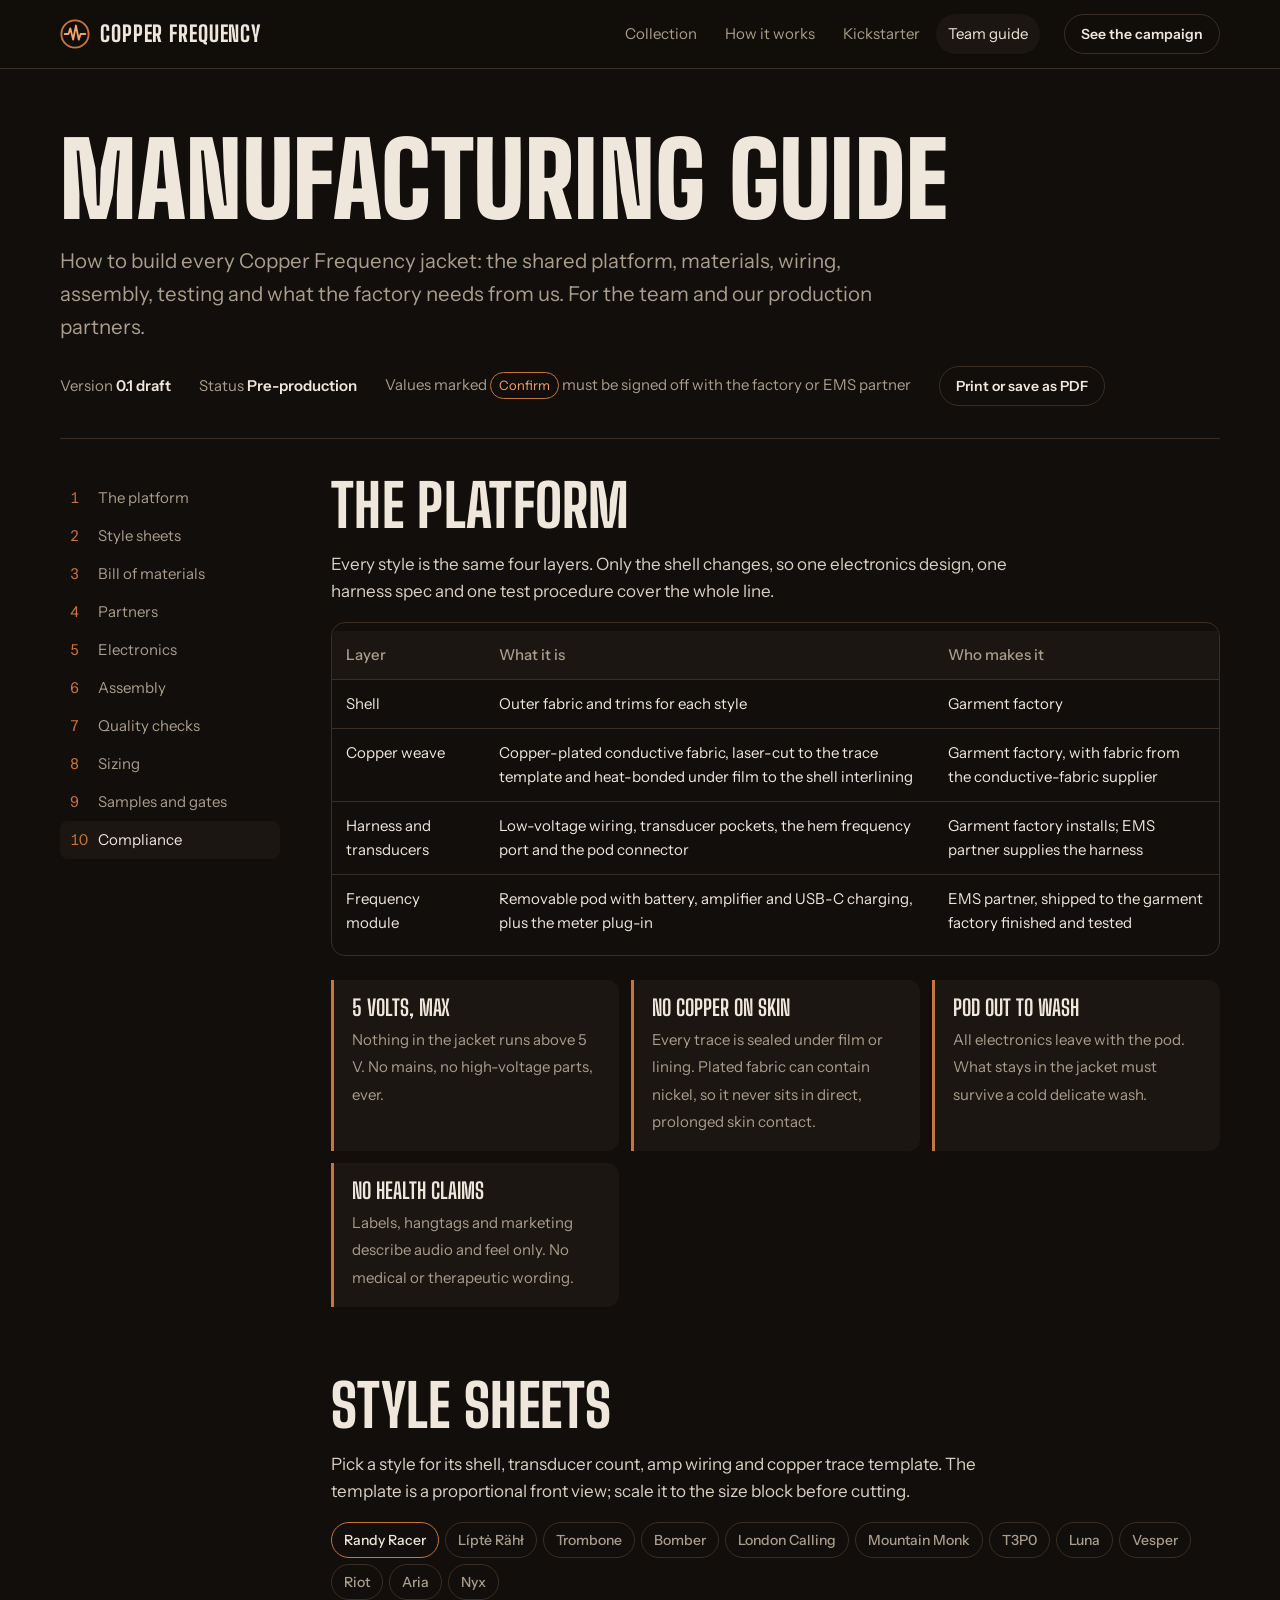
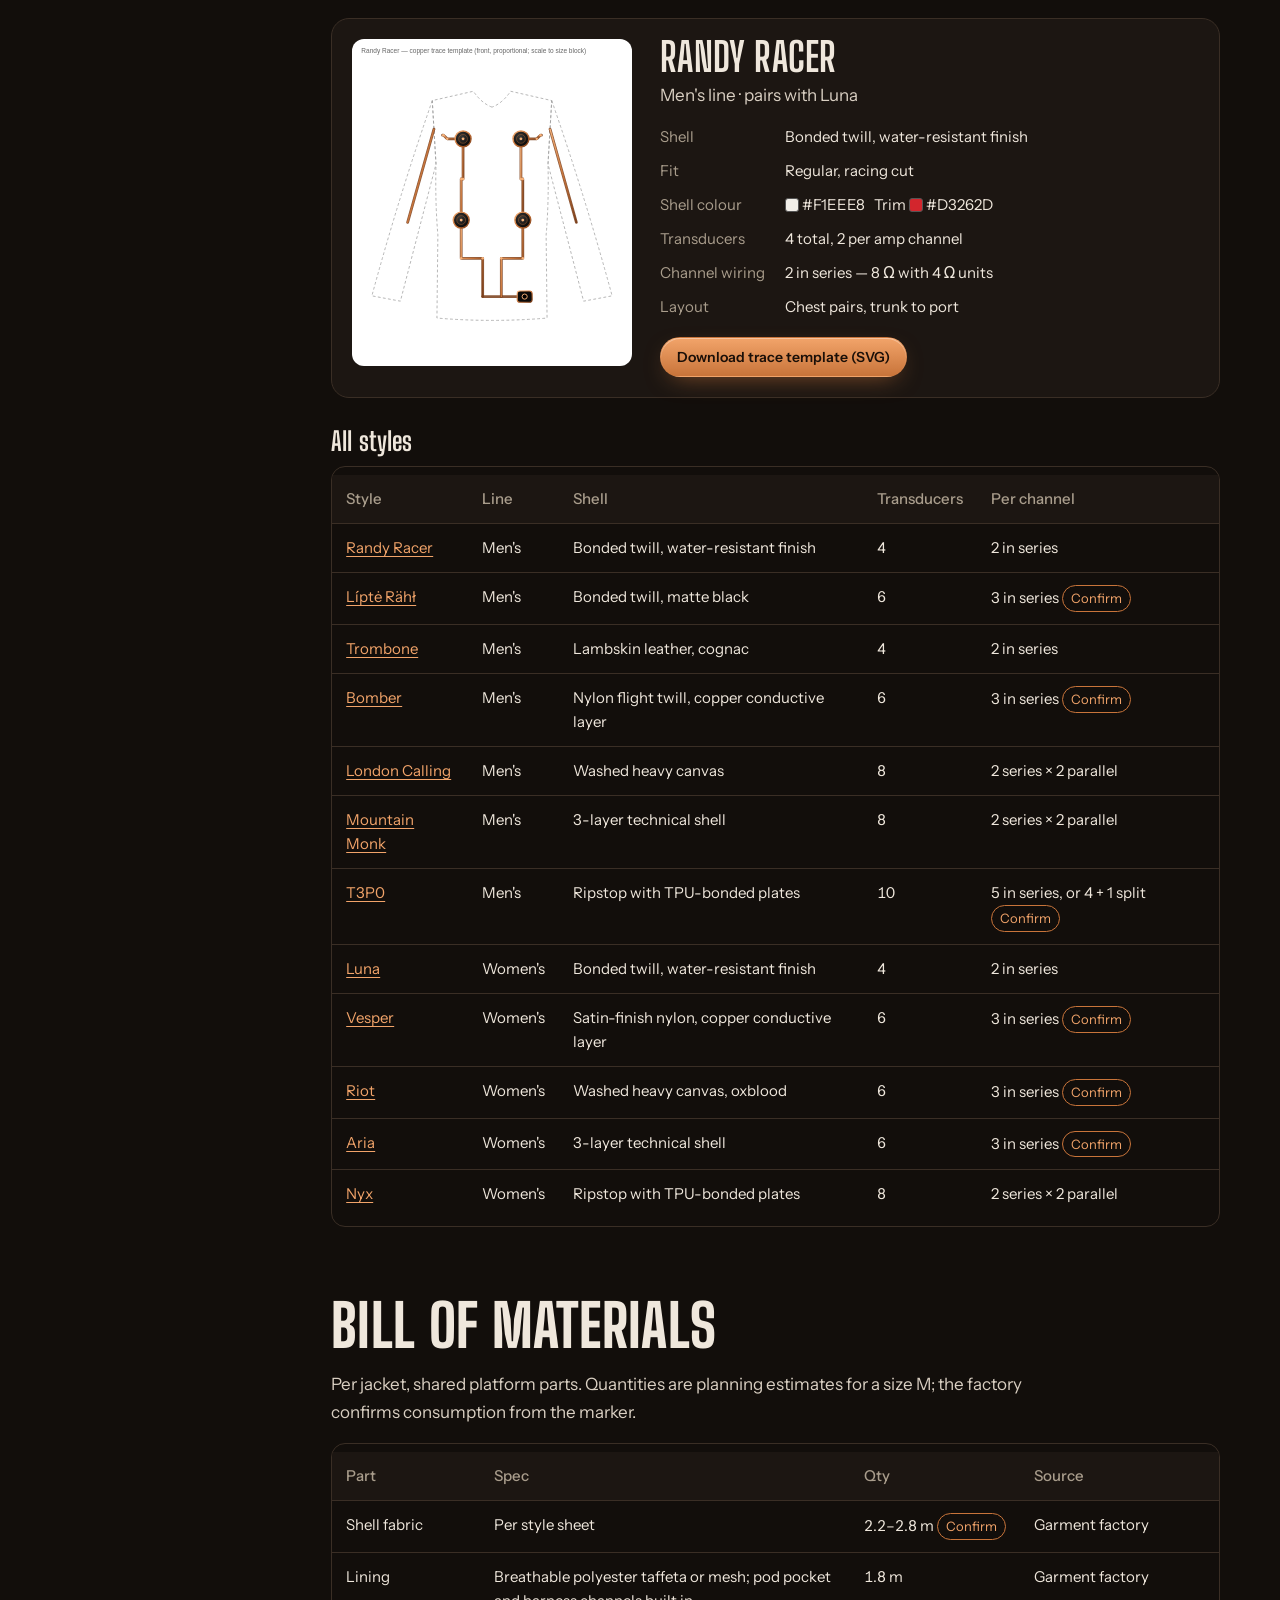
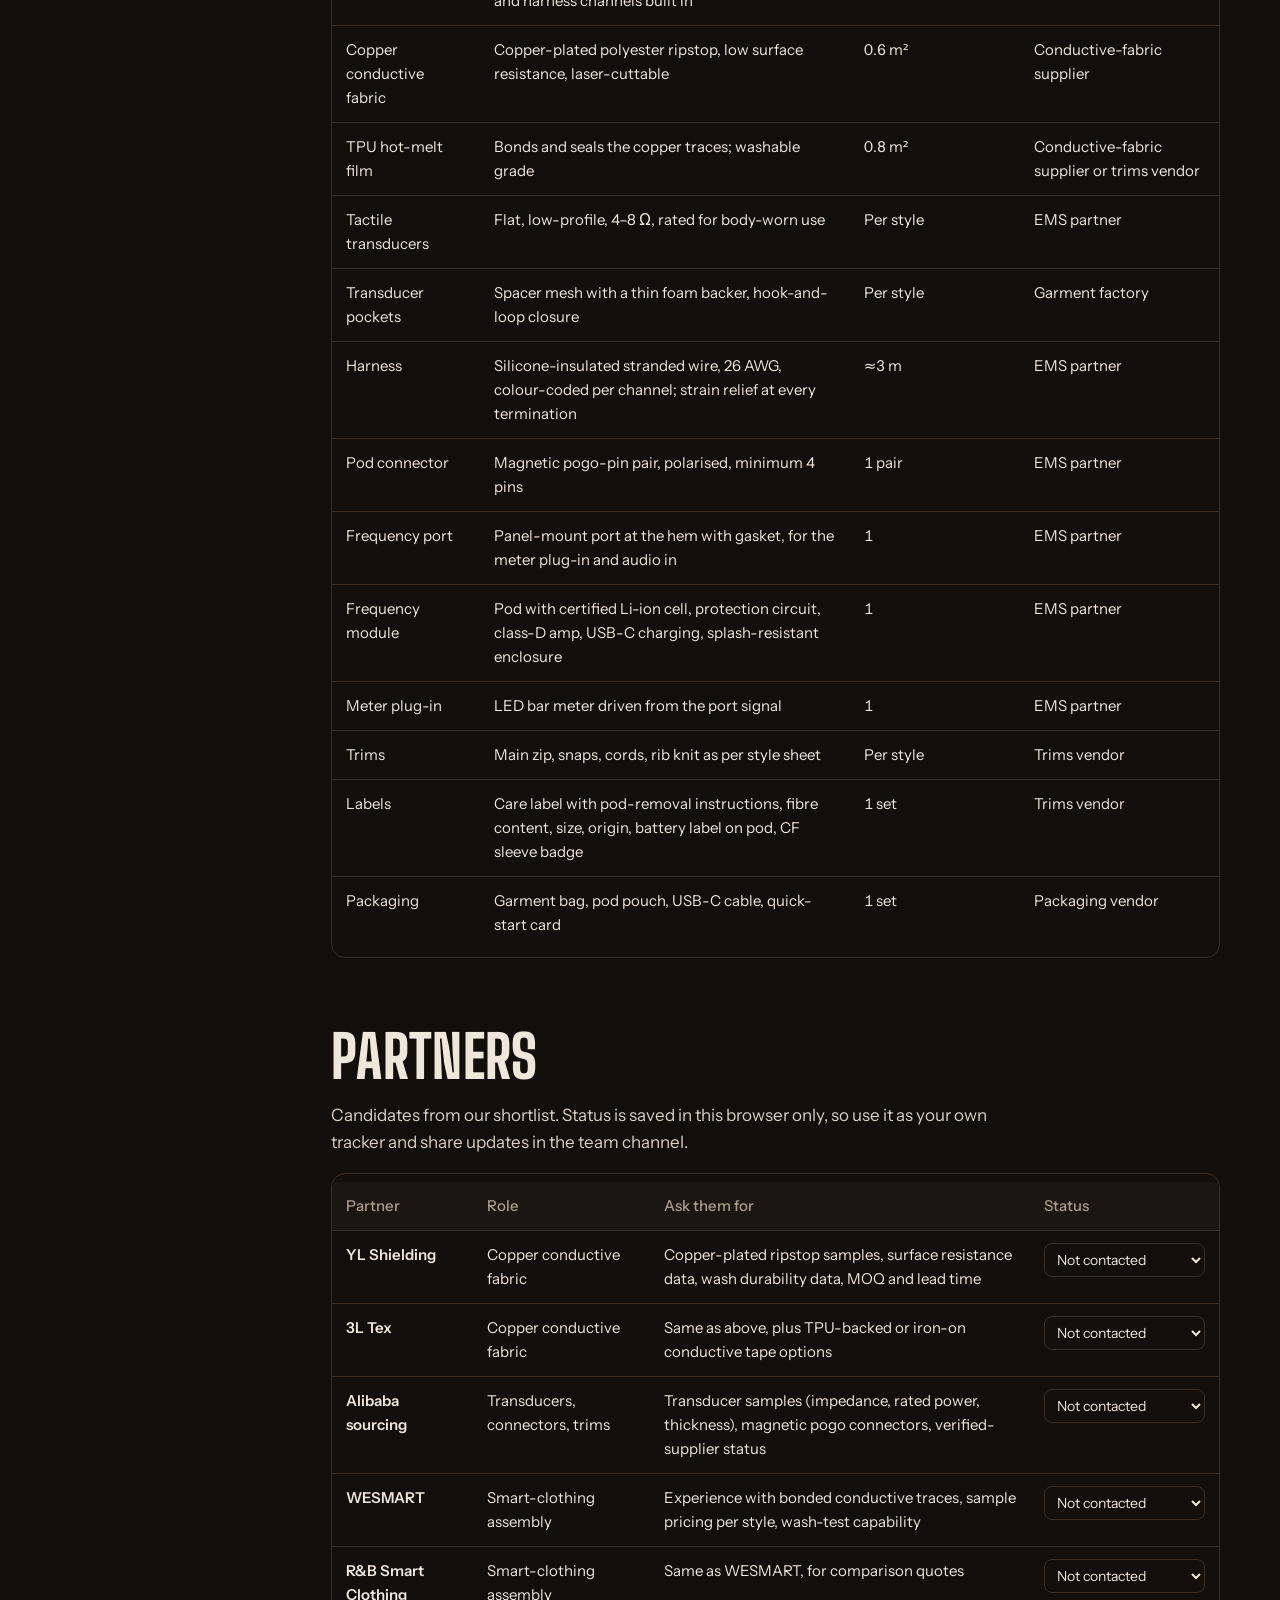
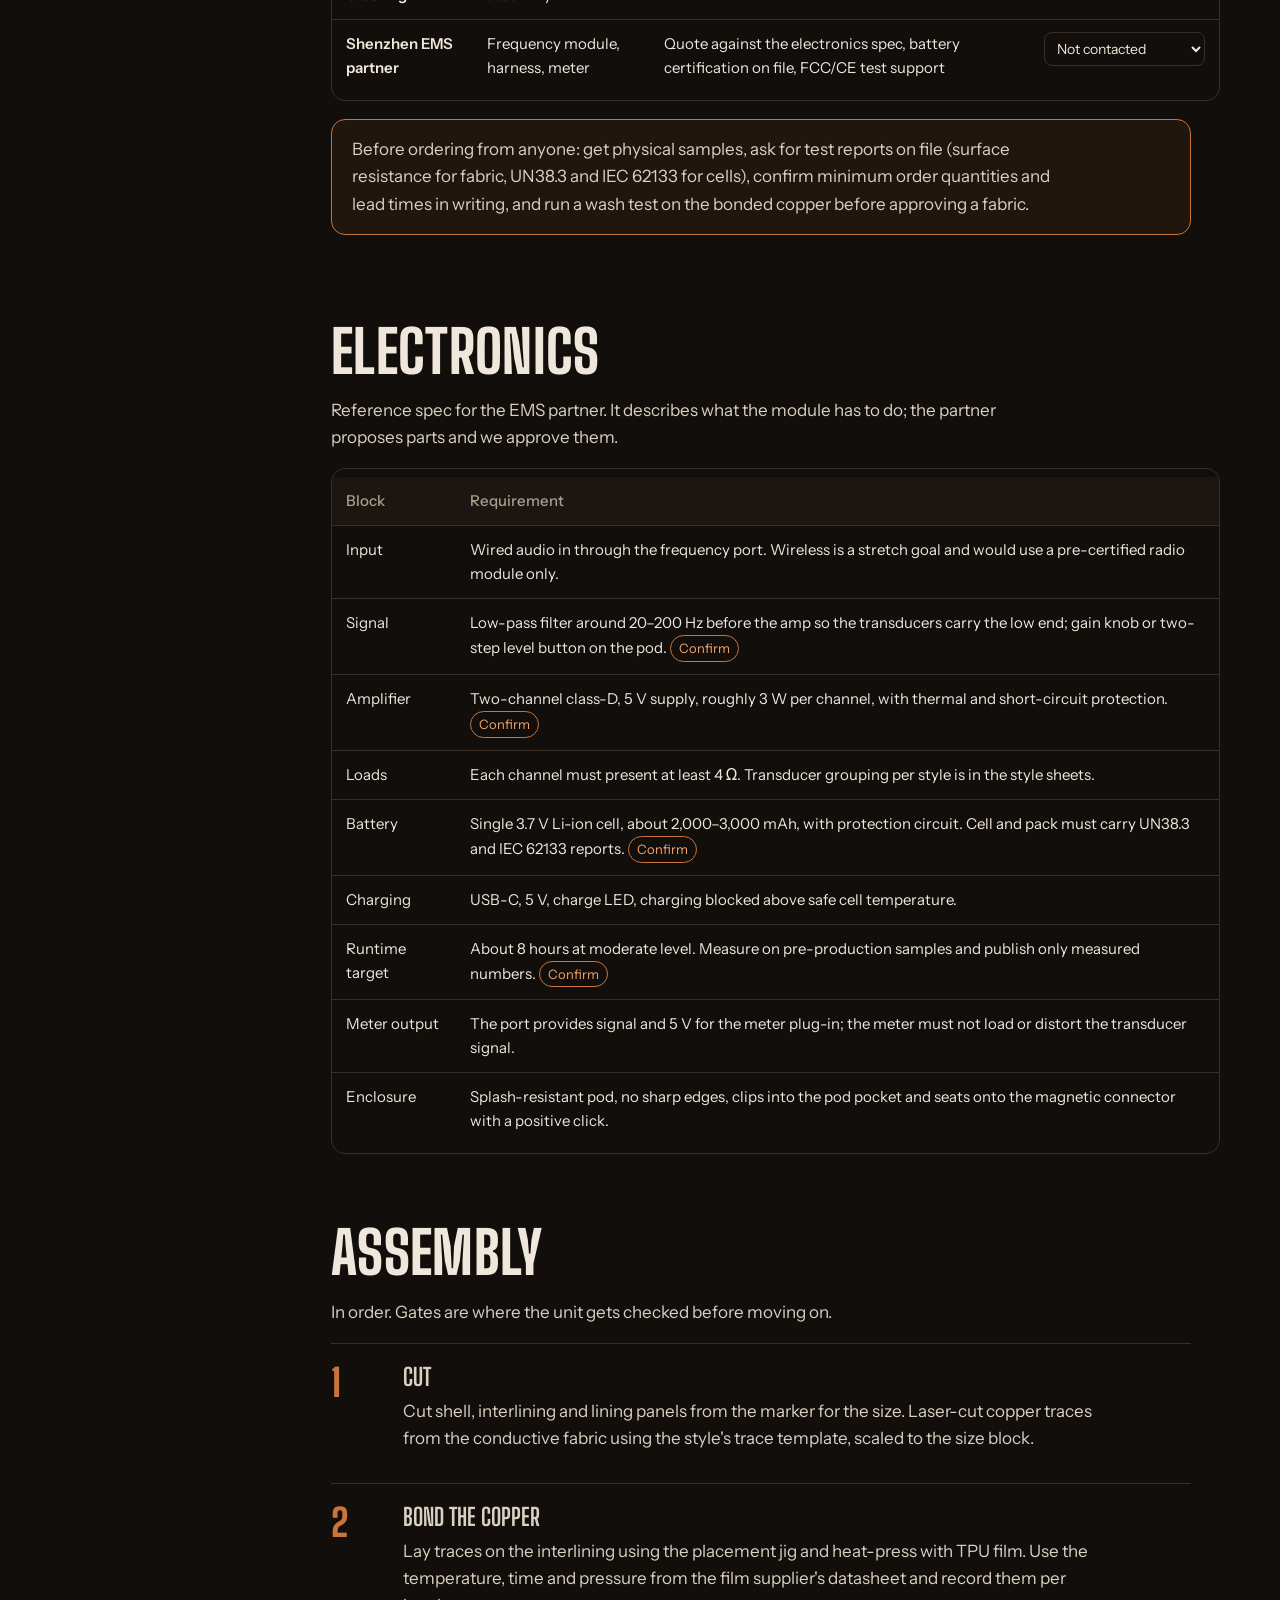
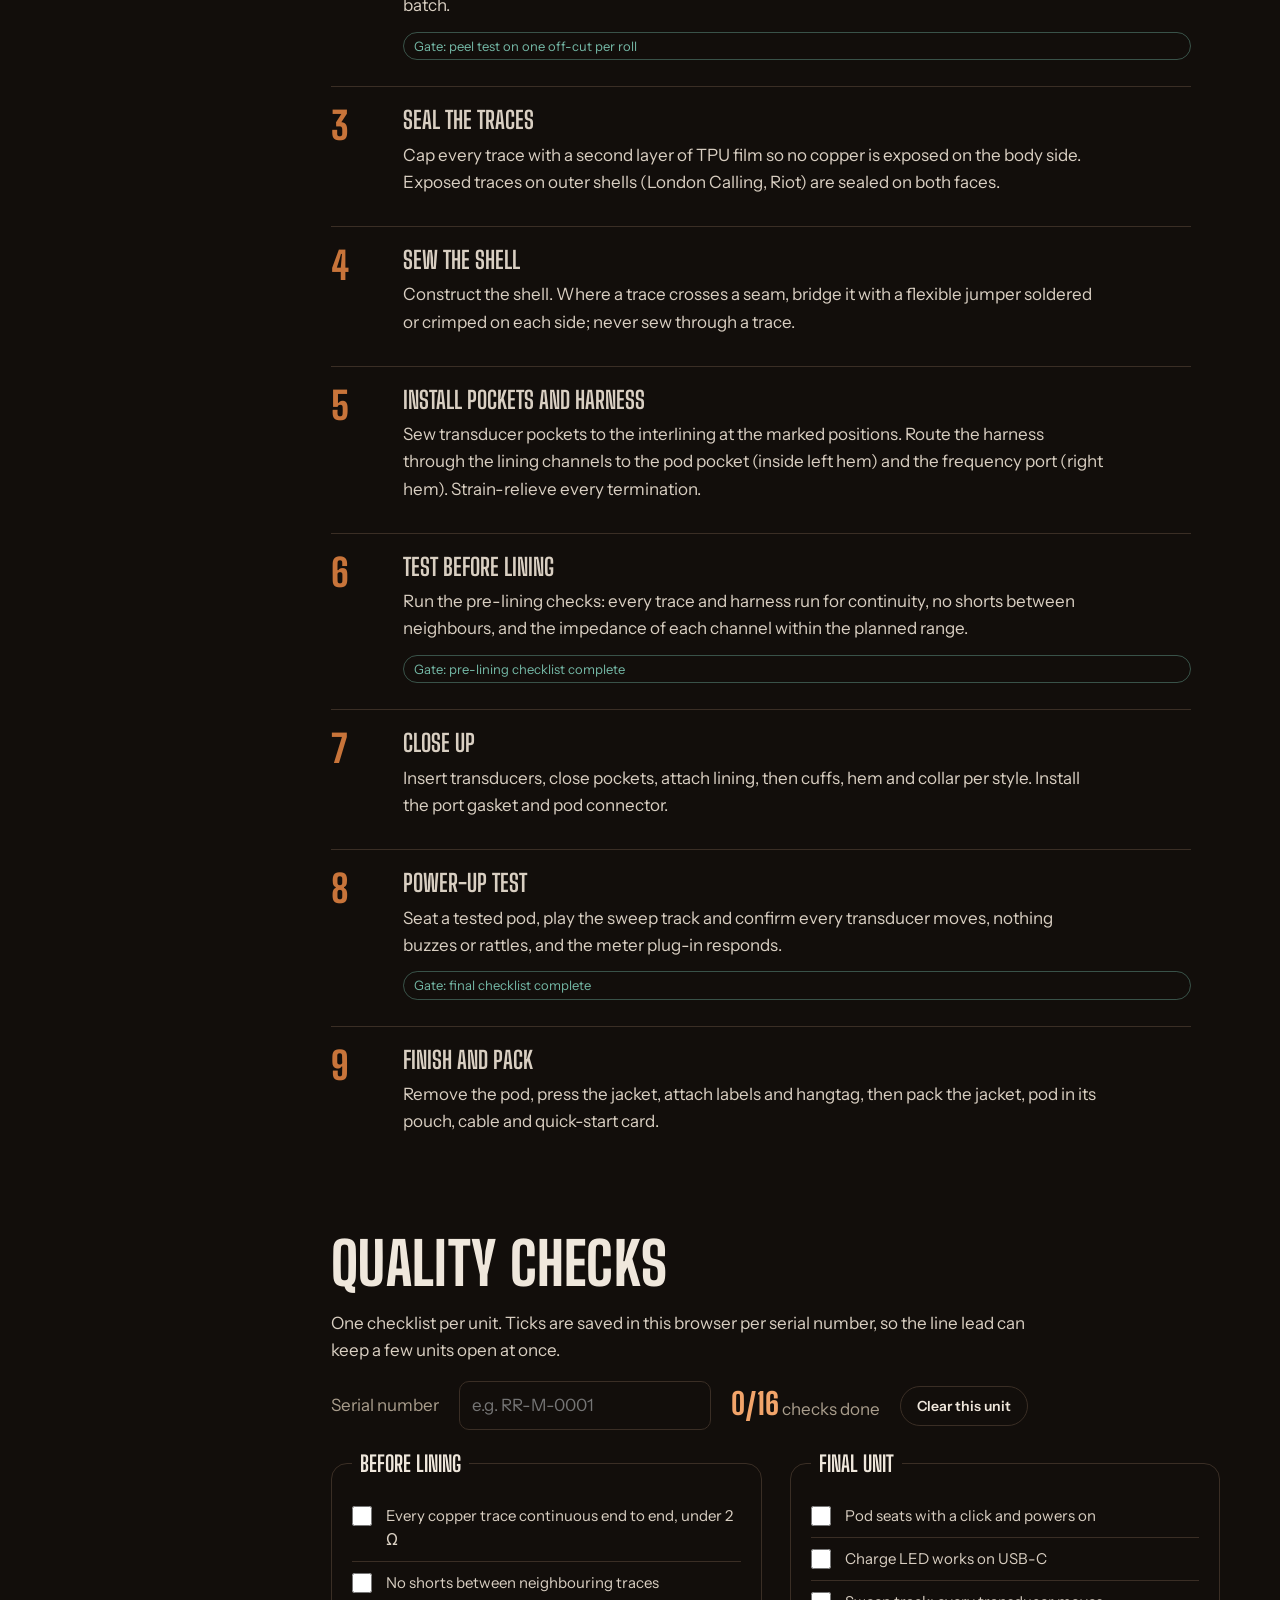
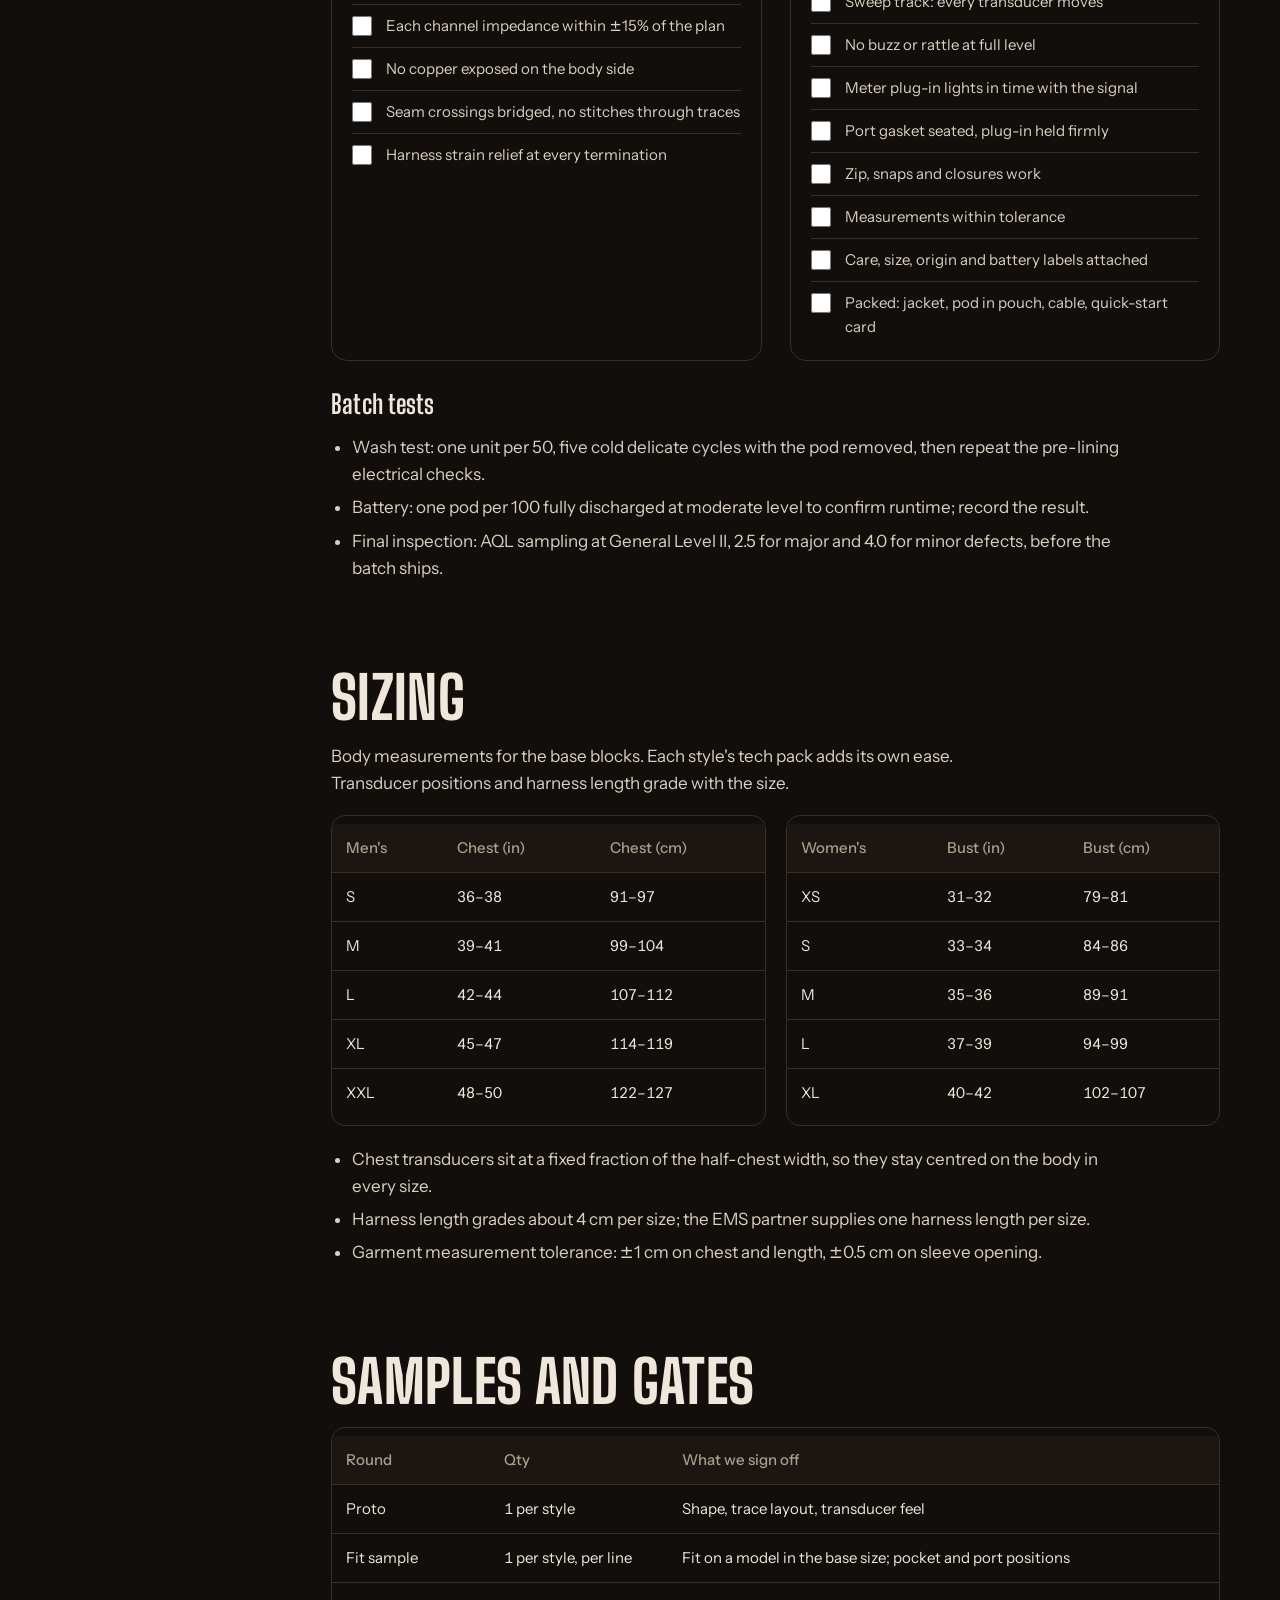
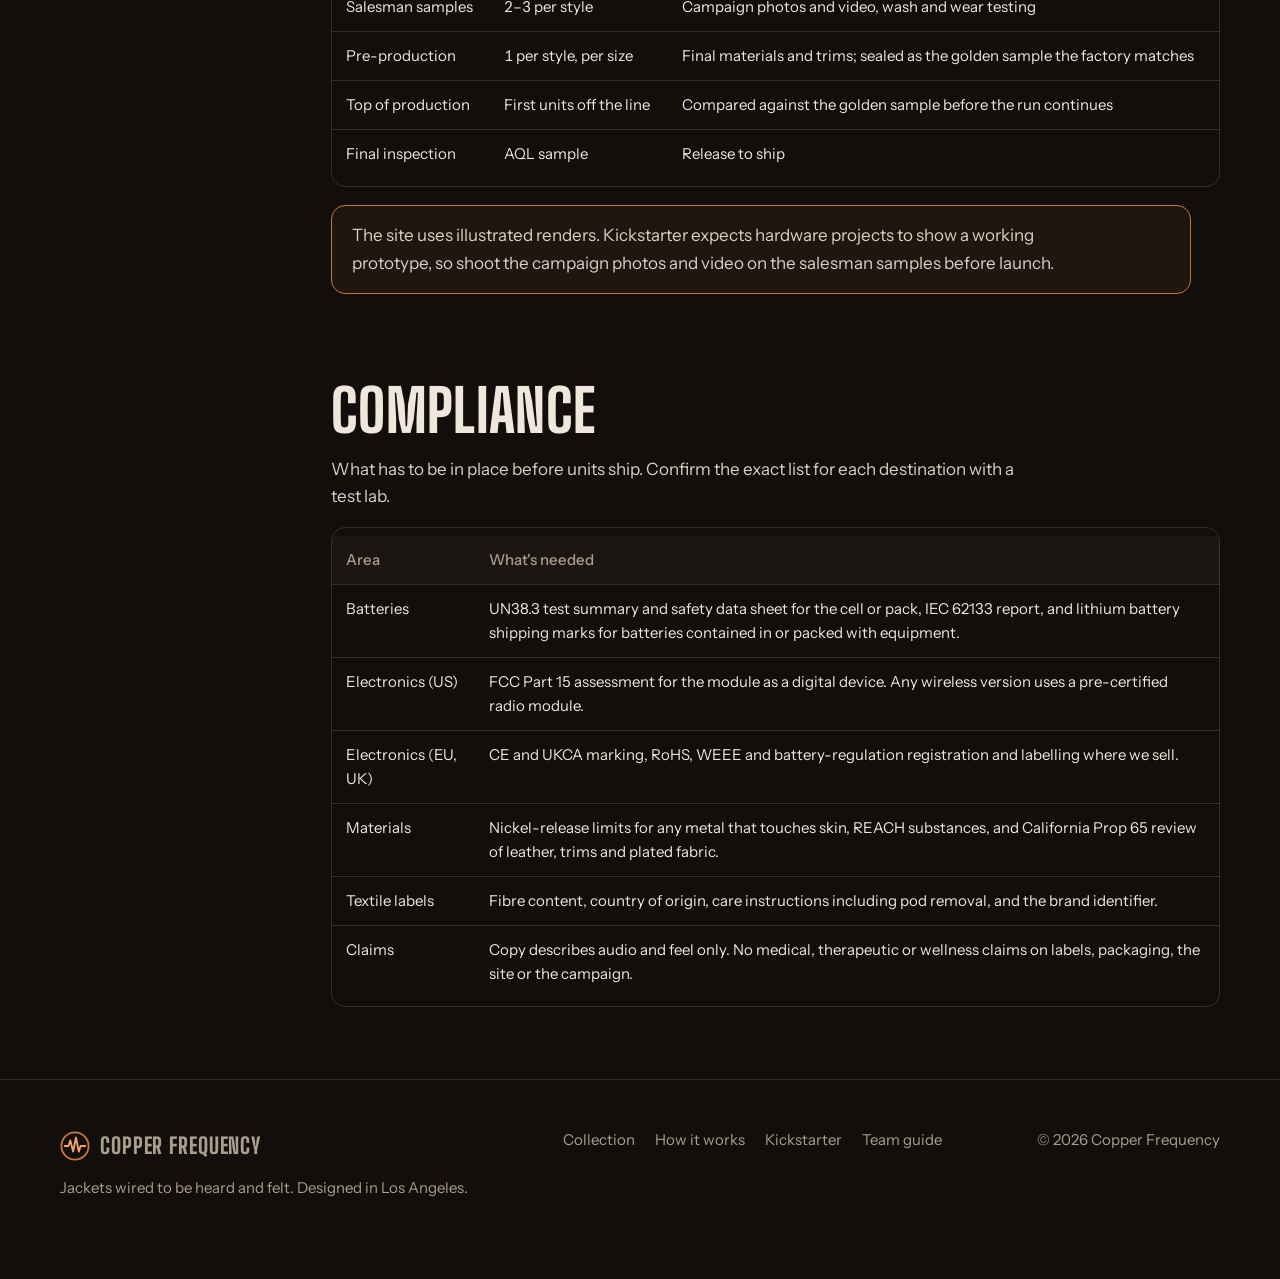
<file: manufacturing.html>
<!DOCTYPE html>
<html lang="en">
<head>
<meta charset="UTF-8">
<meta name="viewport" content="width=device-width, initial-scale=1">
<title>Team guide: manufacturing — Copper Frequency</title>
<meta name="robots" content="noindex, nofollow">
<meta name="theme-color" content="#120E0B">
<link rel="icon" href="assets/favicon.svg" type="image/svg+xml">
<link rel="stylesheet" href="assets/style.css">
<style>
  .doc-head { padding: clamp(32px, 5vw, 64px) 0 32px; border-bottom: 1px solid var(--rule); }
  .doc-head h1 { font-size: clamp(56px, 8vw, 120px); margin-bottom: 18px; }
  .doc-meta { display: flex; min-width: 0; flex-wrap: wrap; gap: 10px 28px; color: var(--ash); font-size: 15px; margin-top: 22px; align-items: center; }
  .doc-meta b { color: var(--bone); font-weight: 600; }
  .layout { display: grid; grid-template-columns: 220px minmax(0, 1fr); gap: clamp(24px, 4vw, 64px); padding-top: 40px; }
  .toc { position: sticky; top: 92px; align-self: start; font-size: 15px; }
  .toc ol { list-style: none; padding: 0; margin: 0; counter-reset: t; }
  .toc li { counter-increment: t; }
  .toc a { display: grid; grid-template-columns: 28px 1fr; padding: 7px 10px; border-radius: 8px; color: var(--ash); text-decoration: none; }
  .toc a::before { content: counter(t); color: var(--copper); font-variant-numeric: tabular-nums; }
  .toc a:hover, .toc a.on { background: var(--char); color: var(--bone); }
  @media (max-width: 960px) { .layout { grid-template-columns: minmax(0, 1fr); } .toc { position: static; } .toc ol { display: flex; flex-wrap: wrap; gap: 4px; } .toc a { grid-template-columns: 22px auto; } }

  .doc section { padding: 0 0 72px; scroll-margin-top: 88px; }
  .doc h2 { font-size: clamp(40px, 4.6vw, 64px); margin-bottom: 18px; }
  .doc h3 { font-size: 26px; margin: 32px 0 12px; }
  .doc p, .doc li { color: #d9cfc2; }
  .doc ul { padding-left: 1.2em; max-width: 72ch; }
  .doc li { margin-bottom: 6px; }

  .rules { display: grid; grid-template-columns: repeat(auto-fit, minmax(220px, 1fr)); gap: 12px; margin-top: 24px; }
  .rules div { border-left: 3px solid var(--copper); background: var(--char); padding: 16px 18px; border-radius: 0 12px 12px 0; }
  .rules b { display: block; font: 700 22px/1.1 var(--display); margin-bottom: 6px; text-transform: uppercase; }
  .rules span { color: var(--ash); font-size: 15px; }

  .tbl { width: 100%; border-collapse: collapse; font-size: 15px; margin: 8px 0 8px; }
  .tbl-wrap { overflow-x: auto; border: 1px solid var(--rule); border-radius: 14px; }
  .tbl th, .tbl td { text-align: left; padding: 12px 14px; border-bottom: 1px solid var(--rule); vertical-align: top; }
  .tbl th { color: var(--ash); font-weight: 500; background: var(--char); position: sticky; top: 0; }
  .tbl tr:last-child td { border-bottom: 0; }
  .tbl td.num { font-variant-numeric: tabular-nums; white-space: nowrap; }
  .tbl select { background: var(--carbon); color: var(--bone); border: 1px solid var(--rule); border-radius: 8px; padding: 6px 8px; font: inherit; font-size: 14px; }
  .tag { display: inline-block; font-size: 13px; padding: 2px 8px; border-radius: 999px; border: 1px solid var(--rule); color: var(--ash); white-space: nowrap; }
  .tag.tbd { border-color: var(--copper); color: var(--copper-hi); }

  .stylebox { display: grid; grid-template-columns: 280px 1fr; gap: 28px; background: var(--char); border: 1px solid var(--rule); border-radius: 18px; padding: 20px; margin-top: 18px; }
  .stylebox .stage { border-radius: 12px; }
  .picker { display: flex; flex-wrap: wrap; gap: 6px; margin-bottom: 16px; }
  .picker button { min-height: 36px; padding: 0 12px; border-radius: 999px; border: 1px solid var(--rule); background: transparent; color: var(--ash); font: 500 14px var(--body); cursor: pointer; }
  .picker button[aria-pressed="true"] { border-color: var(--copper); color: var(--bone); background: var(--carbon); }
  @media (max-width: 760px) { .stylebox { grid-template-columns: 1fr; } .stylebox .stage { max-width: 320px; } }

  .steps { list-style: none; padding: 0; margin: 0; counter-reset: st; max-width: 860px; }
  .steps > li { counter-increment: st; display: grid; grid-template-columns: 56px 1fr; gap: 4px 16px; padding: 20px 0; border-top: 1px solid var(--rule); }
  .steps > li::before { content: counter(st); grid-row: span 3; font: 800 38px/1 var(--display); color: var(--copper); }
  .steps h4 { margin: 0; font: 700 24px/1.1 var(--display); text-transform: uppercase; }
  .steps p { margin: 4px 0 0; }
  .gate { display: inline-block; margin-top: 8px; font-size: 13px; color: var(--patina); border: 1px solid rgba(116,184,166,.4); padding: 3px 10px; border-radius: 999px; }

  .qc { display: grid; grid-template-columns: 1fr 1fr; gap: 28px; }
  .qc fieldset { border: 1px solid var(--rule); border-radius: 16px; padding: 18px 20px 12px; margin: 0; }
  .qc legend { font: 700 22px var(--display); text-transform: uppercase; padding: 0 8px; }
  .qc label { display: grid; grid-template-columns: 24px 1fr; gap: 10px; padding: 9px 0; border-bottom: 1px solid var(--rule); cursor: pointer; font-size: 15px; color: #d9cfc2; }
  .qc label:last-child { border-bottom: 0; }
  .qc input { width: 20px; height: 20px; accent-color: var(--copper); margin: 2px 0 0; }
  .qc label:has(input:checked) { color: var(--ash); text-decoration: line-through; text-decoration-color: var(--copper); }
  .qc-bar { display: flex; flex-wrap: wrap; gap: 12px 20px; align-items: center; margin-bottom: 20px; }
  .qc-bar input[type=text] { background: var(--carbon); border: 1px solid var(--rule); color: var(--bone); border-radius: 10px; padding: 10px 12px; font: inherit; min-width: 200px; }
  .qc-count { font: 800 30px/1 var(--display); color: var(--copper-hi); }
  @media (max-width: 860px) { .qc { grid-template-columns: 1fr; } }

  .callout { border: 1px solid var(--copper); border-radius: 14px; padding: 16px 20px; background: rgba(200,116,58,.08); max-width: 860px; margin: 18px 0; }
  .callout p { margin: 0; }

  @media print {
    .layout { display: block; padding: 0; }
    .toc, .picker, .qc-bar button, .stylebox .btn { display: none !important; }
    .doc h2 { color: #111; font-size: 28pt; } .doc h3, .steps h4, .qc legend { color: #111; }
    .doc p, .doc li, .qc label, .tbl td { color: #222; }
    .tbl th { background: #eee; color: #333; } .tbl-wrap, .tbl th, .tbl td, .qc fieldset { border-color: #ccc; }
    .rules div, .stylebox, .callout { background: #f6f2ec; border-color: #ccc; }
    .doc section { padding-bottom: 24pt; page-break-inside: auto; }
    .doc-head h1 { color: #111; font-size: 40pt; }
  }
</style>
</head>
<body>
<header id="top"></header>

<main class="wrap">
  <div class="doc-head">
    <h1>Manufacturing guide</h1>
    <p class="lede" style="max-width:62ch">How to build every Copper Frequency jacket: the shared platform, materials, wiring, assembly, testing and what the factory needs from us. For the team and our production partners.</p>
    <div class="doc-meta">
      <span>Version <b>0.1 draft</b></span>
      <span>Status <b>Pre-production</b></span>
      <span>Values marked <span class="tag tbd">Confirm</span> must be signed off with the factory or EMS partner</span>
      <button class="btn btn-line btn-sm no-print" onclick="print()">Print or save as PDF</button>
    </div>
  </div>

  <div class="layout">
    <nav class="toc no-print" aria-label="Guide sections">
      <ol>
        <li><a href="#platform">The platform</a></li>
        <li><a href="#styles">Style sheets</a></li>
        <li><a href="#bom">Bill of materials</a></li>
        <li><a href="#partners">Partners</a></li>
        <li><a href="#electronics">Electronics</a></li>
        <li><a href="#assembly">Assembly</a></li>
        <li><a href="#qc">Quality checks</a></li>
        <li><a href="#sizing">Sizing</a></li>
        <li><a href="#samples">Samples and gates</a></li>
        <li><a href="#compliance">Compliance</a></li>
      </ol>
    </nav>

    <div class="doc">
      <!-- 1 -->
      <section id="platform">
        <h2>The platform</h2>
        <p>Every style is the same four layers. Only the shell changes, so one electronics design, one harness spec and one test procedure cover the whole line.</p>
        <div class="tbl-wrap"><table class="tbl">
          <thead><tr><th>Layer</th><th>What it is</th><th>Who makes it</th></tr></thead>
          <tbody>
            <tr><td>Shell</td><td>Outer fabric and trims for each style</td><td>Garment factory</td></tr>
            <tr><td>Copper weave</td><td>Copper-plated conductive fabric, laser-cut to the trace template and heat-bonded under film to the shell interlining</td><td>Garment factory, with fabric from the conductive-fabric supplier</td></tr>
            <tr><td>Harness and transducers</td><td>Low-voltage wiring, transducer pockets, the hem frequency port and the pod connector</td><td>Garment factory installs; EMS partner supplies the harness</td></tr>
            <tr><td>Frequency module</td><td>Removable pod with battery, amplifier and USB-C charging, plus the meter plug-in</td><td>EMS partner, shipped to the garment factory finished and tested</td></tr>
          </tbody>
        </table></div>
        <div class="rules">
          <div><b>5 volts, max</b><span>Nothing in the jacket runs above 5 V. No mains, no high-voltage parts, ever.</span></div>
          <div><b>No copper on skin</b><span>Every trace is sealed under film or lining. Plated fabric can contain nickel, so it never sits in direct, prolonged skin contact.</span></div>
          <div><b>Pod out to wash</b><span>All electronics leave with the pod. What stays in the jacket must survive a cold delicate wash.</span></div>
          <div><b>No health claims</b><span>Labels, hangtags and marketing describe audio and feel only. No medical or therapeutic wording.</span></div>
        </div>
      </section>

      <!-- 2 -->
      <section id="styles">
        <h2>Style sheets</h2>
        <p>Pick a style for its shell, transducer count, amp wiring and copper trace template. The template is a proportional front view; scale it to the size block before cutting.</p>
        <div class="picker no-print" id="picker" role="group" aria-label="Choose a style"></div>
        <div class="stylebox" id="stylebox"></div>
        <h3>All styles</h3>
        <div class="tbl-wrap"><table class="tbl" id="styleTable"></table></div>
      </section>

      <!-- 3 -->
      <section id="bom">
        <h2>Bill of materials</h2>
        <p>Per jacket, shared platform parts. Quantities are planning estimates for a size M; the factory confirms consumption from the marker.</p>
        <div class="tbl-wrap"><table class="tbl">
          <thead><tr><th>Part</th><th>Spec</th><th>Qty</th><th>Source</th></tr></thead>
          <tbody>
            <tr><td>Shell fabric</td><td>Per style sheet</td><td class="num">2.2–2.8 m <span class="tag tbd">Confirm</span></td><td>Garment factory</td></tr>
            <tr><td>Lining</td><td>Breathable polyester taffeta or mesh; pod pocket and harness channels built in</td><td class="num">1.8 m</td><td>Garment factory</td></tr>
            <tr><td>Copper conductive fabric</td><td>Copper-plated polyester ripstop, low surface resistance, laser-cuttable</td><td class="num">0.6 m²</td><td>Conductive-fabric supplier</td></tr>
            <tr><td>TPU hot-melt film</td><td>Bonds and seals the copper traces; washable grade</td><td class="num">0.8 m²</td><td>Conductive-fabric supplier or trims vendor</td></tr>
            <tr><td>Tactile transducers</td><td>Flat, low-profile, 4–8 Ω, rated for body-worn use</td><td class="num">Per style</td><td>EMS partner</td></tr>
            <tr><td>Transducer pockets</td><td>Spacer mesh with a thin foam backer, hook-and-loop closure</td><td class="num">Per style</td><td>Garment factory</td></tr>
            <tr><td>Harness</td><td>Silicone-insulated stranded wire, 26 AWG, colour-coded per channel; strain relief at every termination</td><td class="num">≈3 m</td><td>EMS partner</td></tr>
            <tr><td>Pod connector</td><td>Magnetic pogo-pin pair, polarised, minimum 4 pins</td><td class="num">1 pair</td><td>EMS partner</td></tr>
            <tr><td>Frequency port</td><td>Panel-mount port at the hem with gasket, for the meter plug-in and audio in</td><td class="num">1</td><td>EMS partner</td></tr>
            <tr><td>Frequency module</td><td>Pod with certified Li-ion cell, protection circuit, class-D amp, USB-C charging, splash-resistant enclosure</td><td class="num">1</td><td>EMS partner</td></tr>
            <tr><td>Meter plug-in</td><td>LED bar meter driven from the port signal</td><td class="num">1</td><td>EMS partner</td></tr>
            <tr><td>Trims</td><td>Main zip, snaps, cords, rib knit as per style sheet</td><td class="num">Per style</td><td>Trims vendor</td></tr>
            <tr><td>Labels</td><td>Care label with pod-removal instructions, fibre content, size, origin, battery label on pod, CF sleeve badge</td><td class="num">1 set</td><td>Trims vendor</td></tr>
            <tr><td>Packaging</td><td>Garment bag, pod pouch, USB-C cable, quick-start card</td><td class="num">1 set</td><td>Packaging vendor</td></tr>
          </tbody>
        </table></div>
      </section>

      <!-- 4 -->
      <section id="partners">
        <h2>Partners</h2>
        <p>Candidates from our shortlist. Status is saved in this browser only, so use it as your own tracker and share updates in the team channel.</p>
        <div class="tbl-wrap"><table class="tbl">
          <thead><tr><th>Partner</th><th>Role</th><th>Ask them for</th><th class="no-print">Status</th></tr></thead>
          <tbody id="partnerRows"></tbody>
        </table></div>
        <div class="callout"><p>Before ordering from anyone: get physical samples, ask for test reports on file (surface resistance for fabric, UN38.3 and IEC 62133 for cells), confirm minimum order quantities and lead times in writing, and run a wash test on the bonded copper before approving a fabric.</p></div>
      </section>

      <!-- 5 -->
      <section id="electronics">
        <h2>Electronics</h2>
        <p>Reference spec for the EMS partner. It describes what the module has to do; the partner proposes parts and we approve them.</p>
        <div class="tbl-wrap"><table class="tbl">
          <thead><tr><th>Block</th><th>Requirement</th></tr></thead>
          <tbody>
            <tr><td>Input</td><td>Wired audio in through the frequency port. Wireless is a stretch goal and would use a pre-certified radio module only.</td></tr>
            <tr><td>Signal</td><td>Low-pass filter around 20–200 Hz before the amp so the transducers carry the low end; gain knob or two-step level button on the pod. <span class="tag tbd">Confirm</span></td></tr>
            <tr><td>Amplifier</td><td>Two-channel class-D, 5 V supply, roughly 3 W per channel, with thermal and short-circuit protection. <span class="tag tbd">Confirm</span></td></tr>
            <tr><td>Loads</td><td>Each channel must present at least 4 Ω. Transducer grouping per style is in the style sheets.</td></tr>
            <tr><td>Battery</td><td>Single 3.7 V Li-ion cell, about 2,000–3,000 mAh, with protection circuit. Cell and pack must carry UN38.3 and IEC 62133 reports. <span class="tag tbd">Confirm</span></td></tr>
            <tr><td>Charging</td><td>USB-C, 5 V, charge LED, charging blocked above safe cell temperature.</td></tr>
            <tr><td>Runtime target</td><td>About 8 hours at moderate level. Measure on pre-production samples and publish only measured numbers. <span class="tag tbd">Confirm</span></td></tr>
            <tr><td>Meter output</td><td>The port provides signal and 5 V for the meter plug-in; the meter must not load or distort the transducer signal.</td></tr>
            <tr><td>Enclosure</td><td>Splash-resistant pod, no sharp edges, clips into the pod pocket and seats onto the magnetic connector with a positive click.</td></tr>
          </tbody>
        </table></div>
      </section>

      <!-- 6 -->
      <section id="assembly">
        <h2>Assembly</h2>
        <p>In order. Gates are where the unit gets checked before moving on.</p>
        <ol class="steps">
          <li><h4>Cut</h4><p>Cut shell, interlining and lining panels from the marker for the size. Laser-cut copper traces from the conductive fabric using the style's trace template, scaled to the size block.</p></li>
          <li><h4>Bond the copper</h4><p>Lay traces on the interlining using the placement jig and heat-press with TPU film. Use the temperature, time and pressure from the film supplier's datasheet and record them per batch.</p><span class="gate">Gate: peel test on one off-cut per roll</span></li>
          <li><h4>Seal the traces</h4><p>Cap every trace with a second layer of TPU film so no copper is exposed on the body side. Exposed traces on outer shells (London Calling, Riot) are sealed on both faces.</p></li>
          <li><h4>Sew the shell</h4><p>Construct the shell. Where a trace crosses a seam, bridge it with a flexible jumper soldered or crimped on each side; never sew through a trace.</p></li>
          <li><h4>Install pockets and harness</h4><p>Sew transducer pockets to the interlining at the marked positions. Route the harness through the lining channels to the pod pocket (inside left hem) and the frequency port (right hem). Strain-relieve every termination.</p></li>
          <li><h4>Test before lining</h4><p>Run the pre-lining checks: every trace and harness run for continuity, no shorts between neighbours, and the impedance of each channel within the planned range.</p><span class="gate">Gate: pre-lining checklist complete</span></li>
          <li><h4>Close up</h4><p>Insert transducers, close pockets, attach lining, then cuffs, hem and collar per style. Install the port gasket and pod connector.</p></li>
          <li><h4>Power-up test</h4><p>Seat a tested pod, play the sweep track and confirm every transducer moves, nothing buzzes or rattles, and the meter plug-in responds.</p><span class="gate">Gate: final checklist complete</span></li>
          <li><h4>Finish and pack</h4><p>Remove the pod, press the jacket, attach labels and hangtag, then pack the jacket, pod in its pouch, cable and quick-start card.</p></li>
        </ol>
      </section>

      <!-- 7 -->
      <section id="qc">
        <h2>Quality checks</h2>
        <p>One checklist per unit. Ticks are saved in this browser per serial number, so the line lead can keep a few units open at once.</p>
        <div class="qc-bar no-print">
          <label for="serial" class="muted">Serial number</label>
          <input id="serial" type="text" placeholder="e.g. RR-M-0001" autocomplete="off">
          <span><span class="qc-count" id="qcCount">0/0</span> <span class="muted">checks done</span></span>
          <button class="btn btn-line btn-sm" id="qcReset">Clear this unit</button>
        </div>
        <div class="qc" id="qcForm"></div>
        <h3>Batch tests</h3>
        <ul>
          <li>Wash test: one unit per 50, five cold delicate cycles with the pod removed, then repeat the pre-lining electrical checks.</li>
          <li>Battery: one pod per 100 fully discharged at moderate level to confirm runtime; record the result.</li>
          <li>Final inspection: AQL sampling at General Level II, 2.5 for major and 4.0 for minor defects, before the batch ships.</li>
        </ul>
      </section>

      <!-- 8 -->
      <section id="sizing">
        <h2>Sizing</h2>
        <p>Body measurements for the base blocks. Each style's tech pack adds its own ease. Transducer positions and harness length grade with the size.</p>
        <div style="display:grid;grid-template-columns:repeat(auto-fit,minmax(280px,1fr));gap:20px">
          <div class="tbl-wrap"><table class="tbl"><thead><tr><th>Men's</th><th>Chest (in)</th><th>Chest (cm)</th></tr></thead><tbody id="sizeM"></tbody></table></div>
          <div class="tbl-wrap"><table class="tbl"><thead><tr><th>Women's</th><th>Bust (in)</th><th>Bust (cm)</th></tr></thead><tbody id="sizeW"></tbody></table></div>
        </div>
        <ul style="margin-top:20px">
          <li>Chest transducers sit at a fixed fraction of the half-chest width, so they stay centred on the body in every size.</li>
          <li>Harness length grades about 4 cm per size; the EMS partner supplies one harness length per size.</li>
          <li>Garment measurement tolerance: ±1 cm on chest and length, ±0.5 cm on sleeve opening.</li>
        </ul>
      </section>

      <!-- 9 -->
      <section id="samples">
        <h2>Samples and gates</h2>
        <div class="tbl-wrap"><table class="tbl">
          <thead><tr><th>Round</th><th>Qty</th><th>What we sign off</th></tr></thead>
          <tbody>
            <tr><td>Proto</td><td class="num">1 per style</td><td>Shape, trace layout, transducer feel</td></tr>
            <tr><td>Fit sample</td><td class="num">1 per style, per line</td><td>Fit on a model in the base size; pocket and port positions</td></tr>
            <tr><td>Salesman samples</td><td class="num">2–3 per style</td><td>Campaign photos and video, wash and wear testing</td></tr>
            <tr><td>Pre-production</td><td class="num">1 per style, per size</td><td>Final materials and trims; sealed as the golden sample the factory matches</td></tr>
            <tr><td>Top of production</td><td class="num">First units off the line</td><td>Compared against the golden sample before the run continues</td></tr>
            <tr><td>Final inspection</td><td class="num">AQL sample</td><td>Release to ship</td></tr>
          </tbody>
        </table></div>
        <div class="callout"><p>The site uses illustrated renders. Kickstarter expects hardware projects to show a working prototype, so shoot the campaign photos and video on the salesman samples before launch.</p></div>
      </section>

      <!-- 10 -->
      <section id="compliance">
        <h2>Compliance</h2>
        <p>What has to be in place before units ship. Confirm the exact list for each destination with a test lab.</p>
        <div class="tbl-wrap"><table class="tbl">
          <thead><tr><th>Area</th><th>What's needed</th></tr></thead>
          <tbody>
            <tr><td>Batteries</td><td>UN38.3 test summary and safety data sheet for the cell or pack, IEC 62133 report, and lithium battery shipping marks for batteries contained in or packed with equipment.</td></tr>
            <tr><td>Electronics (US)</td><td>FCC Part 15 assessment for the module as a digital device. Any wireless version uses a pre-certified radio module.</td></tr>
            <tr><td>Electronics (EU, UK)</td><td>CE and UKCA marking, RoHS, WEEE and battery-regulation registration and labelling where we sell.</td></tr>
            <tr><td>Materials</td><td>Nickel-release limits for any metal that touches skin, REACH substances, and California Prop 65 review of leather, trims and plated fabric.</td></tr>
            <tr><td>Textile labels</td><td>Fibre content, country of origin, care instructions including pod removal, and the brand identifier.</td></tr>
            <tr><td>Claims</td><td>Copy describes audio and feel only. No medical, therapeutic or wellness claims on labels, packaging, the site or the campaign.</td></tr>
          </tbody>
        </table></div>
      </section>
    </div>
  </div>
</main>

<footer id="foot"></footer>

<script src="assets/jackets.js"></script>
<script src="assets/site.js"></script>
<script>
mountChrome('manufacturing');

/* ---------- amp wiring per style */
function wiring(n) {
  const per = n / 2;
  const plan = { 2: ['2 in series', '8 Ω with 4 Ω units'], 3: ['3 in series', '12 Ω with 4 Ω units, a little quieter; EMS partner may propose 6 Ω units instead'], 4: ['2 series × 2 parallel', '4 Ω with 4 Ω units'], 5: ['5 in series, or 4 + 1 split', 'EMS partner to propose'] }[per] || ['—', ''];
  return { per, how: plan[0], note: plan[1], confirm: per === 3 || per === 5 };
}

/* ---------- style sheets */
const picker = document.getElementById('picker'), box = document.getElementById('stylebox');
picker.innerHTML = JACKETS.map((j) => `<button data-slug="${j.slug}" aria-pressed="false">${j.name}</button>`).join('');
function showStyle(slug) {
  const j = jacketBySlug(slug), w = wiring(j.transducers);
  picker.querySelectorAll('button').forEach((b) => b.setAttribute('aria-pressed', b.dataset.slug === slug));
  box.innerHTML = `<div id="sbStage"></div>
    <div>
      <h3 style="margin:0 0 6px;font-size:40px;text-transform:uppercase">${j.name}</h3>
      <p class="muted" style="margin:0 0 16px">${j.line === 'men' ? "Men's line" : "Women's line"}${j.pair ? ` · pairs with ${jacketBySlug(j.pair).name}` : ''}</p>
      <dl class="spec">
        <dt>Shell</dt><dd>${j.shell}</dd>
        <dt>Fit</dt><dd>${j.fit}</dd>
        <dt>Shell colour</dt><dd><span style="display:inline-block;width:14px;height:14px;border-radius:3px;background:${j.base};border:1px solid #555;vertical-align:-2px"></span> ${j.base} &nbsp; Trim <span style="display:inline-block;width:14px;height:14px;border-radius:3px;background:${j.trim};border:1px solid #555;vertical-align:-2px"></span> ${j.trim}</dd>
        <dt>Transducers</dt><dd>${j.transducers} total, ${w.per} per amp channel</dd>
        <dt>Channel wiring</dt><dd>${w.how} — ${w.note} ${w.confirm ? '<span class="tag tbd">Confirm</span>' : ''}</dd>
        <dt>Layout</dt><dd>${{ racer: 'Chest pairs, trunk to port', racerFull: 'Chest and rib pairs, sleeve runs to both cuffs', moto: 'Follows the diagonal zip and lapel', array: 'Distributed grid on one bus', exposed: 'Zig-zag runs stitched on the outside of the shell', spine: 'Two columns along the spine line', endo: 'Rib traces wrapping the torso' }[j.layout]}</dd>
      </dl>
      <div style="display:flex;gap:10px;flex-wrap:wrap;margin-top:18px">
        <button class="btn btn-cu btn-sm" id="dlTrace">Download trace template (SVG)</button>
      </div>
    </div>`;
  document.getElementById('sbStage').innerHTML = traceTemplate(j).replace('<svg ', '<svg style="background:#fff;border-radius:12px;width:100%;height:auto" ');
  const dl = (name, svg) => { const a = document.createElement('a'); a.href = URL.createObjectURL(new Blob([svg], { type: 'image/svg+xml' })); a.download = name; a.click(); setTimeout(() => URL.revokeObjectURL(a.href), 2000); toast('Downloaded ' + name); };
  document.getElementById('dlTrace').onclick = () => dl(`${j.slug}-trace-template.svg`, `<?xml version="1.0" encoding="UTF-8"?>\n` + traceTemplate(j).replace('<svg ', '<svg style="background:#fff" '));
}
picker.addEventListener('click', (e) => { const b = e.target.closest('button'); if (b) showStyle(b.dataset.slug); });
showStyle('randy-racer');

document.getElementById('styleTable').innerHTML = `<thead><tr><th>Style</th><th>Line</th><th>Shell</th><th>Transducers</th><th>Per channel</th></tr></thead><tbody>` +
  JACKETS.map((j) => { const w = wiring(j.transducers); return `<tr><td><a href="#styles" data-pick="${j.slug}">${j.name}</a></td><td>${j.line === 'men' ? "Men's" : "Women's"}</td><td>${j.shell}</td><td class="num">${j.transducers}</td><td>${w.how}${w.confirm ? ' <span class="tag tbd">Confirm</span>' : ''}</td></tr>`; }).join('') + `</tbody>`;
document.getElementById('styleTable').addEventListener('click', (e) => { const a = e.target.closest('[data-pick]'); if (a) showStyle(a.dataset.pick); });

/* ---------- partners */
const PARTNERS = [
  { name: 'YL Shielding', role: 'Copper conductive fabric', ask: 'Copper-plated ripstop samples, surface resistance data, wash durability data, MOQ and lead time' },
  { name: '3L Tex', role: 'Copper conductive fabric', ask: 'Same as above, plus TPU-backed or iron-on conductive tape options' },
  { name: 'Alibaba sourcing', role: 'Transducers, connectors, trims', ask: 'Transducer samples (impedance, rated power, thickness), magnetic pogo connectors, verified-supplier status' },
  { name: 'WESMART', role: 'Smart-clothing assembly', ask: 'Experience with bonded conductive traces, sample pricing per style, wash-test capability' },
  { name: 'R&B Smart Clothing', role: 'Smart-clothing assembly', ask: 'Same as WESMART, for comparison quotes' },
  { name: 'Shenzhen EMS partner', role: 'Frequency module, harness, meter', ask: 'Quote against the electronics spec, battery certification on file, FCC/CE test support' },
];
const STATUSES = ['Not contacted', 'Contacted', 'Samples requested', 'Samples in', 'Approved', 'Passed'];
const pst = store.get('cf-partners', {});
document.getElementById('partnerRows').innerHTML = PARTNERS.map((p, i) => `<tr><td><b>${p.name}</b></td><td>${p.role}</td><td>${p.ask}</td><td class="no-print"><select data-p="${i}" aria-label="Status for ${p.name}">${STATUSES.map((s) => `<option ${pst[i] === s ? 'selected' : ''}>${s}</option>`).join('')}</select></td></tr>`).join('');
document.getElementById('partnerRows').addEventListener('change', (e) => { if (e.target.dataset.p != null) { pst[e.target.dataset.p] = e.target.value; store.set('cf-partners', pst); toast('Status saved in this browser'); } });

/* ---------- QC checklist */
const QC = {
  'Before lining': [
    'Every copper trace continuous end to end, under 2 Ω',
    'No shorts between neighbouring traces',
    'Each channel impedance within ±15% of the plan',
    'No copper exposed on the body side',
    'Seam crossings bridged, no stitches through traces',
    'Harness strain relief at every termination',
  ],
  'Final unit': [
    'Pod seats with a click and powers on',
    'Charge LED works on USB-C',
    'Sweep track: every transducer moves',
    'No buzz or rattle at full level',
    'Meter plug-in lights in time with the signal',
    'Port gasket seated, plug-in held firmly',
    'Zip, snaps and closures work',
    'Measurements within tolerance',
    'Care, size, origin and battery labels attached',
    'Packed: jacket, pod in pouch, cable, quick-start card',
  ],
};
const total = Object.values(QC).flat().length;
const serial = document.getElementById('serial'), form = document.getElementById('qcForm'), countEl = document.getElementById('qcCount');
serial.value = store.get('cf-qc-last', '');
function key() { return 'cf-qc:' + (serial.value.trim() || 'unsaved'); }
function renderQC() {
  const done = store.get(key(), []);
  let k = 0;
  form.innerHTML = Object.entries(QC).map(([g, items]) => `<fieldset><legend>${g}</legend>${items.map((it) => { const id = k++; return `<label><input type="checkbox" data-k="${id}" ${done.includes(id) ? 'checked' : ''}><span>${it}</span></label>`; }).join('')}</fieldset>`).join('');
  countEl.textContent = `${done.length}/${total}`;
}
form.addEventListener('change', () => {
  const done = [...form.querySelectorAll('input:checked')].map((i) => +i.dataset.k);
  store.set(key(), done); countEl.textContent = `${done.length}/${total}`;
  if (done.length === total) toast((serial.value.trim() || 'Unit') + ' passed all checks');
});
serial.addEventListener('input', () => { store.set('cf-qc-last', serial.value); renderQC(); });
document.getElementById('qcReset').addEventListener('click', () => { store.set(key(), []); renderQC(); });
renderQC();

/* ---------- sizing */
const cm = (a, b) => `${Math.round(a * 2.54)}–${Math.round(b * 2.54)}`;
document.getElementById('sizeM').innerHTML = [['S', 36, 38], ['M', 39, 41], ['L', 42, 44], ['XL', 45, 47], ['XXL', 48, 50]].map(([s, a, b]) => `<tr><td>${s}</td><td class="num">${a}–${b}</td><td class="num">${cm(a, b)}</td></tr>`).join('');
document.getElementById('sizeW').innerHTML = [['XS', 31, 32], ['S', 33, 34], ['M', 35, 36], ['L', 37, 39], ['XL', 40, 42]].map(([s, a, b]) => `<tr><td>${s}</td><td class="num">${a}–${b}</td><td class="num">${cm(a, b)}</td></tr>`).join('');

/* ---------- toc state */
const tl = [...document.querySelectorAll('.toc a')];
const io = new IntersectionObserver((es) => es.forEach((e) => { if (e.isIntersecting) tl.forEach((a) => a.classList.toggle('on', a.getAttribute('href') === '#' + e.target.id)); }), { rootMargin: '-30% 0px -65% 0px' });
document.querySelectorAll('.doc section').forEach((s) => io.observe(s));
</script>
</body>
</html>
</file>
<file: assets/style.css>
/* Self-hosted fonts (SIL Open Font License) */
@font-face{font-family:'Big Shoulders Display';font-style:normal;font-display:swap;font-weight:700;src:url(fonts/big-shoulders-display-latin-ext-700-normal.woff2) format('woff2');unicode-range:U+0100-02BA,U+02BD-02C5,U+02C7-02CC,U+02CE-02D7,U+02DD-02FF,U+0304,U+0308,U+0329,U+1D00-1DBF,U+1E00-1E9F,U+1EF2-1EFF,U+2020,U+20A0-20AB,U+20AD-20C0,U+2113,U+2C60-2C7F,U+A720-A7FF}
@font-face{font-family:'Big Shoulders Display';font-style:normal;font-display:swap;font-weight:700;src:url(fonts/big-shoulders-display-latin-700-normal.woff2) format('woff2');unicode-range:U+0000-00FF,U+0131,U+0152-0153,U+02BB-02BC,U+02C6,U+02DA,U+02DC,U+0304,U+0308,U+0329,U+2000-206F,U+20AC,U+2122,U+2191,U+2193,U+2212,U+2215,U+FEFF,U+FFFD}
@font-face{font-family:'Big Shoulders Display';font-style:normal;font-display:swap;font-weight:800;src:url(fonts/big-shoulders-display-latin-ext-800-normal.woff2) format('woff2');unicode-range:U+0100-02BA,U+02BD-02C5,U+02C7-02CC,U+02CE-02D7,U+02DD-02FF,U+0304,U+0308,U+0329,U+1D00-1DBF,U+1E00-1E9F,U+1EF2-1EFF,U+2020,U+20A0-20AB,U+20AD-20C0,U+2113,U+2C60-2C7F,U+A720-A7FF}
@font-face{font-family:'Big Shoulders Display';font-style:normal;font-display:swap;font-weight:800;src:url(fonts/big-shoulders-display-latin-800-normal.woff2) format('woff2');unicode-range:U+0000-00FF,U+0131,U+0152-0153,U+02BB-02BC,U+02C6,U+02DA,U+02DC,U+0304,U+0308,U+0329,U+2000-206F,U+20AC,U+2122,U+2191,U+2193,U+2212,U+2215,U+FEFF,U+FFFD}
@font-face{font-family:'Big Shoulders Display';font-style:normal;font-display:swap;font-weight:900;src:url(fonts/big-shoulders-display-latin-ext-900-normal.woff2) format('woff2');unicode-range:U+0100-02BA,U+02BD-02C5,U+02C7-02CC,U+02CE-02D7,U+02DD-02FF,U+0304,U+0308,U+0329,U+1D00-1DBF,U+1E00-1E9F,U+1EF2-1EFF,U+2020,U+20A0-20AB,U+20AD-20C0,U+2113,U+2C60-2C7F,U+A720-A7FF}
@font-face{font-family:'Big Shoulders Display';font-style:normal;font-display:swap;font-weight:900;src:url(fonts/big-shoulders-display-latin-900-normal.woff2) format('woff2');unicode-range:U+0000-00FF,U+0131,U+0152-0153,U+02BB-02BC,U+02C6,U+02DA,U+02DC,U+0304,U+0308,U+0329,U+2000-206F,U+20AC,U+2122,U+2191,U+2193,U+2212,U+2215,U+FEFF,U+FFFD}
@font-face{font-family:'Instrument Sans';font-style:normal;font-display:swap;font-weight:400;src:url(fonts/instrument-sans-latin-ext-400-normal.woff2) format('woff2');unicode-range:U+0100-02BA,U+02BD-02C5,U+02C7-02CC,U+02CE-02D7,U+02DD-02FF,U+0304,U+0308,U+0329,U+1D00-1DBF,U+1E00-1E9F,U+1EF2-1EFF,U+2020,U+20A0-20AB,U+20AD-20C0,U+2113,U+2C60-2C7F,U+A720-A7FF}
@font-face{font-family:'Instrument Sans';font-style:normal;font-display:swap;font-weight:400;src:url(fonts/instrument-sans-latin-400-normal.woff2) format('woff2');unicode-range:U+0000-00FF,U+0131,U+0152-0153,U+02BB-02BC,U+02C6,U+02DA,U+02DC,U+0304,U+0308,U+0329,U+2000-206F,U+20AC,U+2122,U+2191,U+2193,U+2212,U+2215,U+FEFF,U+FFFD}
@font-face{font-family:'Instrument Sans';font-style:normal;font-display:swap;font-weight:500;src:url(fonts/instrument-sans-latin-ext-500-normal.woff2) format('woff2');unicode-range:U+0100-02BA,U+02BD-02C5,U+02C7-02CC,U+02CE-02D7,U+02DD-02FF,U+0304,U+0308,U+0329,U+1D00-1DBF,U+1E00-1E9F,U+1EF2-1EFF,U+2020,U+20A0-20AB,U+20AD-20C0,U+2113,U+2C60-2C7F,U+A720-A7FF}
@font-face{font-family:'Instrument Sans';font-style:normal;font-display:swap;font-weight:500;src:url(fonts/instrument-sans-latin-500-normal.woff2) format('woff2');unicode-range:U+0000-00FF,U+0131,U+0152-0153,U+02BB-02BC,U+02C6,U+02DA,U+02DC,U+0304,U+0308,U+0329,U+2000-206F,U+20AC,U+2122,U+2191,U+2193,U+2212,U+2215,U+FEFF,U+FFFD}
@font-face{font-family:'Instrument Sans';font-style:normal;font-display:swap;font-weight:600;src:url(fonts/instrument-sans-latin-ext-600-normal.woff2) format('woff2');unicode-range:U+0100-02BA,U+02BD-02C5,U+02C7-02CC,U+02CE-02D7,U+02DD-02FF,U+0304,U+0308,U+0329,U+1D00-1DBF,U+1E00-1E9F,U+1EF2-1EFF,U+2020,U+20A0-20AB,U+20AD-20C0,U+2113,U+2C60-2C7F,U+A720-A7FF}
@font-face{font-family:'Instrument Sans';font-style:normal;font-display:swap;font-weight:600;src:url(fonts/instrument-sans-latin-600-normal.woff2) format('woff2');unicode-range:U+0000-00FF,U+0131,U+0152-0153,U+02BB-02BC,U+02C6,U+02DA,U+02DC,U+0304,U+0308,U+0329,U+2000-206F,U+20AC,U+2122,U+2191,U+2193,U+2212,U+2215,U+FEFF,U+FFFD}

/* Copper Frequency — shared styles */
:root {
  --carbon: #120E0B;      /* page */
  --char: #1C1612;        /* raised surface */
  --char-2: #261E18;      /* hover / inset */
  --rule: #3A2E25;        /* hairlines */
  --bone: #EFE7DC;        /* text */
  --ash: #A99D8C;         /* muted text */
  --copper: #C8743A;
  --copper-hi: #F2A46A;
  --copper-lo: #7A3E19;
  --patina: #74B8A6;      /* oxidised copper — status + secondary */
  --red: #D3262D;
  --display: 'Big Shoulders Display', 'Arial Narrow', sans-serif;
  --body: 'Instrument Sans', system-ui, sans-serif;
  --max: 1240px;
  --gut: clamp(16px, 4vw, 40px);
}
* { box-sizing: border-box; }
html { scroll-behavior: smooth; -webkit-text-size-adjust: 100%; }
body {
  margin: 0; background: var(--carbon); color: var(--bone);
  font: 400 17px/1.6 var(--body);
  -webkit-font-smoothing: antialiased;
  overflow-x: hidden;
}
img, svg { max-width: 100%; display: block; }
a { color: var(--copper-hi); text-underline-offset: 3px; }
a:hover { color: var(--bone); }
:focus-visible { outline: 2px solid var(--copper-hi); outline-offset: 3px; border-radius: 4px; }
::selection { background: var(--copper); color: #120E0B; }

h1, h2, h3 { font-family: var(--display); font-weight: 800; line-height: .92; letter-spacing: .005em; margin: 0; text-wrap: balance; }
h1 { font-size: clamp(64px, 11vw, 168px); font-weight: 900; text-transform: uppercase; }
h2 { font-size: clamp(44px, 6.4vw, 92px); text-transform: uppercase; }
h3 { font-size: clamp(26px, 2.6vw, 34px); font-weight: 700; }
p { margin: 0 0 1em; max-width: 64ch; }
.lede { font-size: clamp(18px, 1.6vw, 21px); color: var(--ash); max-width: 46ch; }
.muted { color: var(--ash); }
.wrap { max-width: var(--max); margin: 0 auto; padding: 0 var(--gut); }

/* ---------------------------------------------------------------- header */
.top {
  position: sticky; top: 0; z-index: 50;
  background: color-mix(in srgb, var(--carbon) 86%, transparent);
  backdrop-filter: blur(14px); -webkit-backdrop-filter: blur(14px);
  border-bottom: 1px solid var(--rule);
}
.top .wrap { display: flex; align-items: center; gap: 24px; height: 68px; }
.mark { display: flex; align-items: center; gap: 10px; color: var(--bone); text-decoration: none; font-family: var(--display); font-weight: 800; font-size: 22px; letter-spacing: .04em; text-transform: uppercase; white-space: nowrap; }
.mark svg { width: 30px; height: 30px; }
.top nav { display: flex; gap: 4px; margin-left: auto; }
.top nav a { color: var(--ash); text-decoration: none; font-size: 15px; padding: 8px 12px; border-radius: 999px; }
.top nav a:hover, .top nav a[aria-current="page"] { color: var(--bone); background: var(--char); }
.menu-btn { display: none; margin-left: auto; background: none; border: 1px solid var(--rule); color: var(--bone); border-radius: 10px; width: 44px; height: 40px; font-size: 18px; }
@media (max-width: 860px) {
  .top nav { display: none; position: absolute; top: 68px; left: 0; right: 0; flex-direction: column; background: var(--carbon); border-bottom: 1px solid var(--rule); padding: 8px var(--gut) 16px; }
  .top nav.open { display: flex; }
  .top nav a { padding: 12px; font-size: 17px; }
  .menu-btn { display: block; }
  .top .btn { display: none; }
}

/* ---------------------------------------------------------------- buttons */
.btn {
  display: inline-flex; align-items: center; justify-content: center; gap: 10px;
  min-height: 48px; padding: 0 22px; border-radius: 999px;
  font: 600 16px/1 var(--body); text-decoration: none; cursor: pointer;
  border: 1px solid transparent; transition: background .2s, color .2s, border-color .2s;
}
.btn-cu { background: linear-gradient(180deg, var(--copper-hi), var(--copper)); color: #1a0f08; box-shadow: inset 0 1px 0 rgba(255,255,255,.35), 0 8px 24px -10px rgba(200,116,58,.7); }
.btn-cu:hover { background: var(--bone); color: #1a0f08; }
.btn-line { border-color: var(--rule); color: var(--bone); background: transparent; }
.btn-line:hover { border-color: var(--copper); color: var(--bone); }
.btn-sm { min-height: 40px; padding: 0 16px; font-size: 14px; }
.pill-soon { display: inline-flex; align-items: center; gap: 10px; min-height: 48px; padding: 0 20px; border-radius: 999px; border: 1px dashed var(--copper); color: var(--copper-hi); font-weight: 600; }
.pill-soon::before { content: ''; width: 8px; height: 8px; border-radius: 50%; background: var(--patina); box-shadow: 0 0 0 4px rgba(116,184,166,.18); }

/* ---------------------------------------------------------------- sections */
section { padding: clamp(72px, 10vw, 140px) 0; }
.sec-head { display: grid; grid-template-columns: 1fr minmax(0, 420px); gap: 32px; align-items: end; margin-bottom: clamp(36px, 5vw, 64px); }
.sec-head p { margin: 0; color: var(--ash); }
@media (max-width: 860px) { .sec-head { grid-template-columns: 1fr; } }
.rule-top { border-top: 1px solid var(--rule); }
section[id] { scroll-margin-top: 80px; }
.band { border-top: 1px solid var(--rule); border-bottom: 1px solid var(--rule); background: radial-gradient(80% 120% at 85% 0%, rgba(200,116,58,.22), transparent 60%), var(--char); }

/* ---------------------------------------------------------------- jacket stage */
.stage { position: relative; aspect-ratio: 6 / 7; min-width: 0; overflow: hidden; }
.stage svg, .stage .jk-photo { width: 100%; height: 100%; object-fit: cover; }
.stage .jk-photo { border-radius: 14px; }
.plinth {
  background:
    radial-gradient(120% 70% at 50% 18%, #3a2a1e 0%, transparent 62%),
    radial-gradient(80% 50% at 50% 100%, rgba(200,116,58,.12), transparent 70%),
    var(--char);
  border-radius: 18px;
}

/* colourway panel shown until a real photo is added */
.sw { position: relative; width: 100%; height: 100%; min-height: 220px; border-radius: inherit; overflow: hidden; background: var(--base); color: var(--ink); display: flex; }
.sw::after { content: ''; position: absolute; inset: 0; background: linear-gradient(160deg, rgba(255,255,255,.10), transparent 40%, rgba(0,0,0,.28)); pointer-events: none; }
.sw-trim { width: 14%; max-width: 64px; background: linear-gradient(90deg, var(--trim) 0 38%, transparent 38% 62%, var(--trim) 62%); flex: none; }
.sw-body { position: relative; z-index: 1; display: flex; flex-direction: column; justify-content: flex-end; gap: 10px; padding: clamp(16px, 3vw, 28px); min-width: 0; }
.sw-name { font: 800 clamp(30px, 4vw, 56px)/.92 var(--display); text-transform: uppercase; }
.sw-spec { display: grid; grid-template-columns: auto 1fr; gap: 2px 12px; margin: 0; font-size: 13px; opacity: .8; }
.sw-spec dd { margin: 0; overflow-wrap: anywhere; min-width: 0; }
.sw-note { font-size: 12px; opacity: .55; border-top: 1px solid currentColor; padding-top: 8px; }
.stage.has-photo { background: none; }

/* live animation for the hero / dialog render */
.jk-live .flow { animation: flow calc(2.2s * var(--speed, 1)) linear infinite; }
.jk-live .node .halo { animation: halo calc(1.1s * var(--speed, 1)) ease-out infinite; animation-delay: calc(var(--i) * -0.13s); }
@keyframes flow { to { stroke-dashoffset: -112; } }
@keyframes halo { 0% { opacity: .9; transform: scale(.85); } 100% { opacity: 0; transform: scale(1.5); } }
.jk .node .halo { transform-box: fill-box; transform-origin: center; }
@media (prefers-reduced-motion: reduce) {
  .jk-live .flow, .jk-live .node .halo { animation: none; }
}

/* ---------------------------------------------------------------- dialog */
dialog.jk-dialog {
  width: min(1040px, calc(100vw - 24px)); max-height: calc(100dvh - 24px);
  padding: 0; border: 1px solid var(--rule); border-radius: 22px;
  background: var(--char); color: var(--bone); overflow: auto;
}
dialog.jk-dialog::backdrop { background: rgba(8,6,4,.78); backdrop-filter: blur(6px); }
.dlg { display: grid; grid-template-columns: 1.05fr 1fr; }
.dlg .stage { border-radius: 0; }
.dlg-body { padding: clamp(24px, 4vw, 44px); display: flex; flex-direction: column; gap: 18px; }
.dlg-close { position: absolute; top: 14px; right: 14px; z-index: 2; width: 44px; height: 44px; border-radius: 50%; border: 1px solid var(--rule); background: var(--carbon); color: var(--bone); font-size: 20px; cursor: pointer; }
.spec { display: grid; grid-template-columns: auto 1fr; gap: 10px 20px; margin: 0; font-size: 15px; }
.spec dt { color: var(--ash); }
.spec dd { margin: 0; }
@media (max-width: 760px) { .dlg { grid-template-columns: 1fr; } }

/* ---------------------------------------------------------------- footer */
footer.foot { border-top: 1px solid var(--rule); padding: 48px 0 64px; color: var(--ash); font-size: 15px; }
footer.foot .wrap { display: flex; flex-wrap: wrap; gap: 24px 48px; justify-content: space-between; align-items: flex-start; }
footer.foot nav { display: flex; gap: 20px; flex-wrap: wrap; }
footer.foot a { color: var(--ash); text-decoration: none; }
footer.foot a:hover { color: var(--bone); }

.toast { position: fixed; left: 50%; bottom: 24px; transform: translateX(-50%) translateY(20px); opacity: 0; background: var(--bone); color: var(--carbon); padding: 12px 18px; border-radius: 12px; font-weight: 600; transition: .25s; z-index: 100; pointer-events: none; }
.toast.show { opacity: 1; transform: translateX(-50%); }

@media print {
  .top, footer.foot, .no-print { display: none !important; }
  body { background: #fff; color: #111; font-size: 11pt; }
}
</file>
